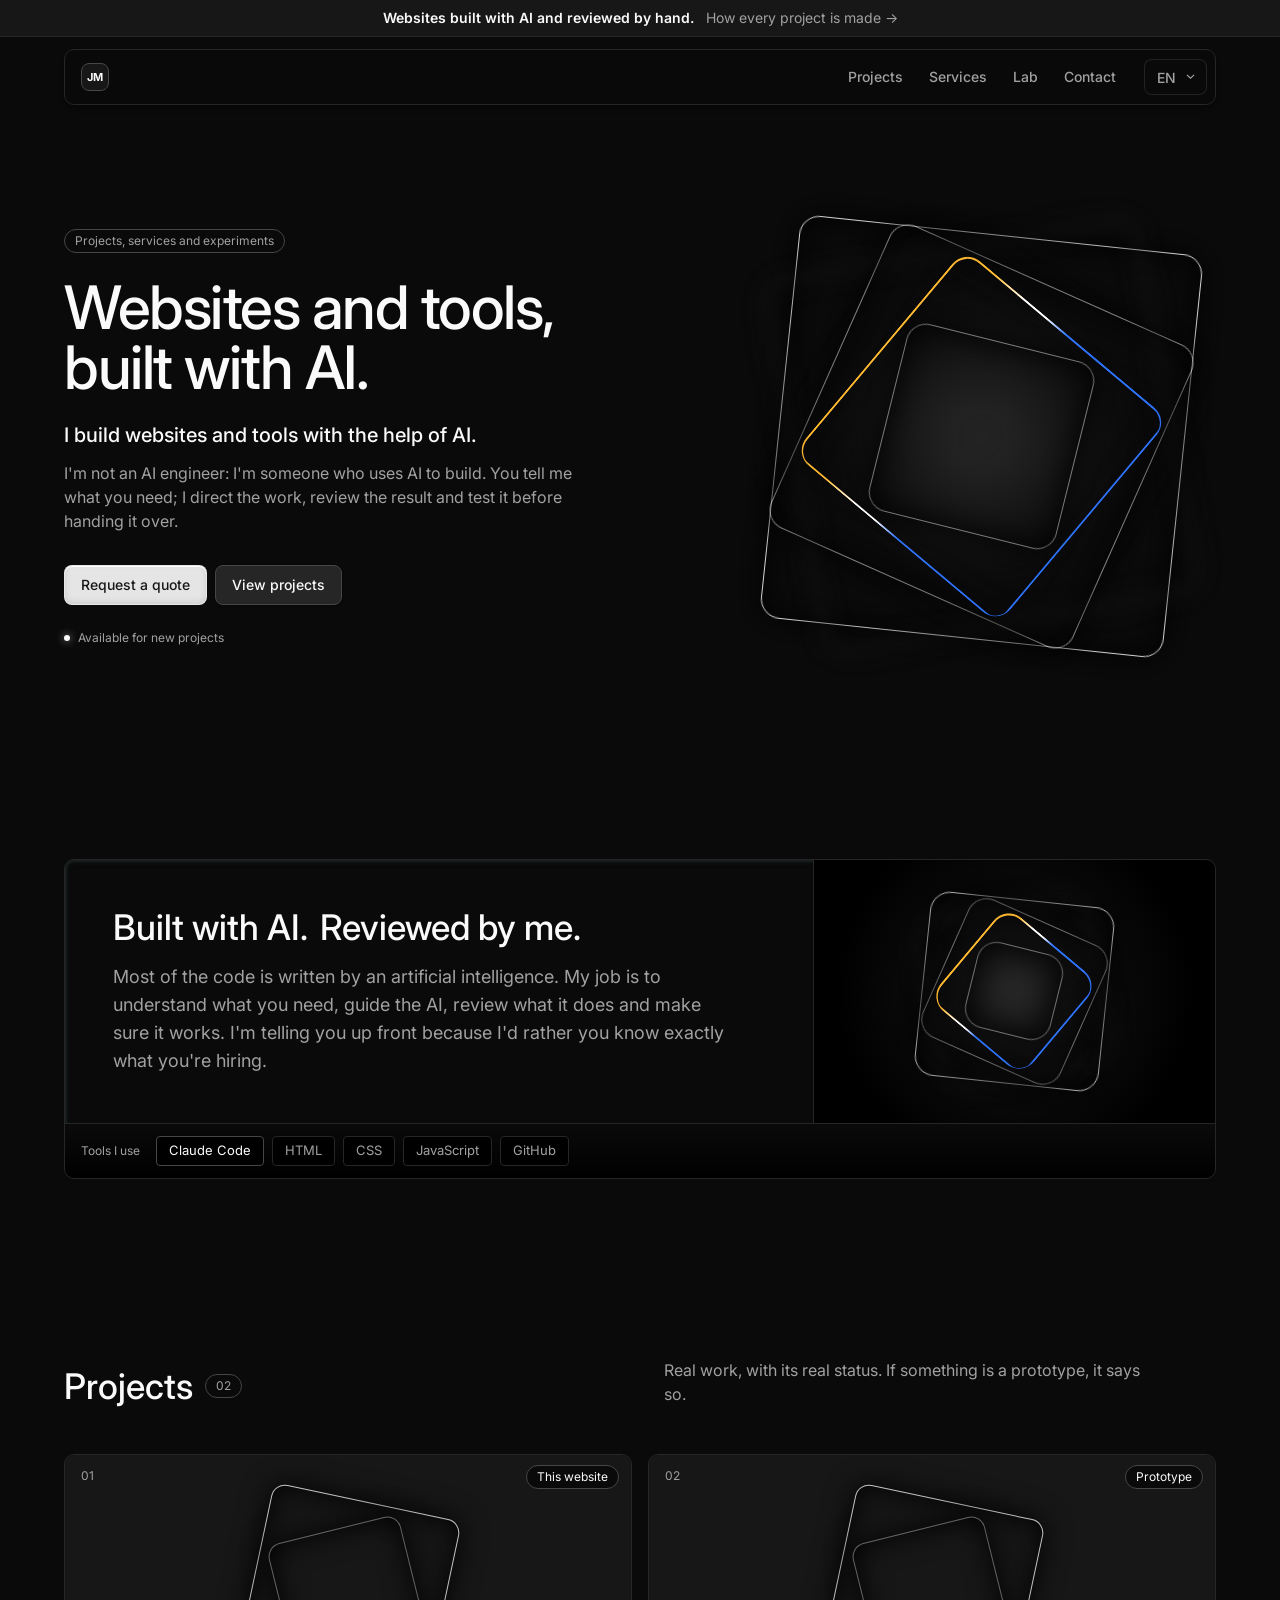
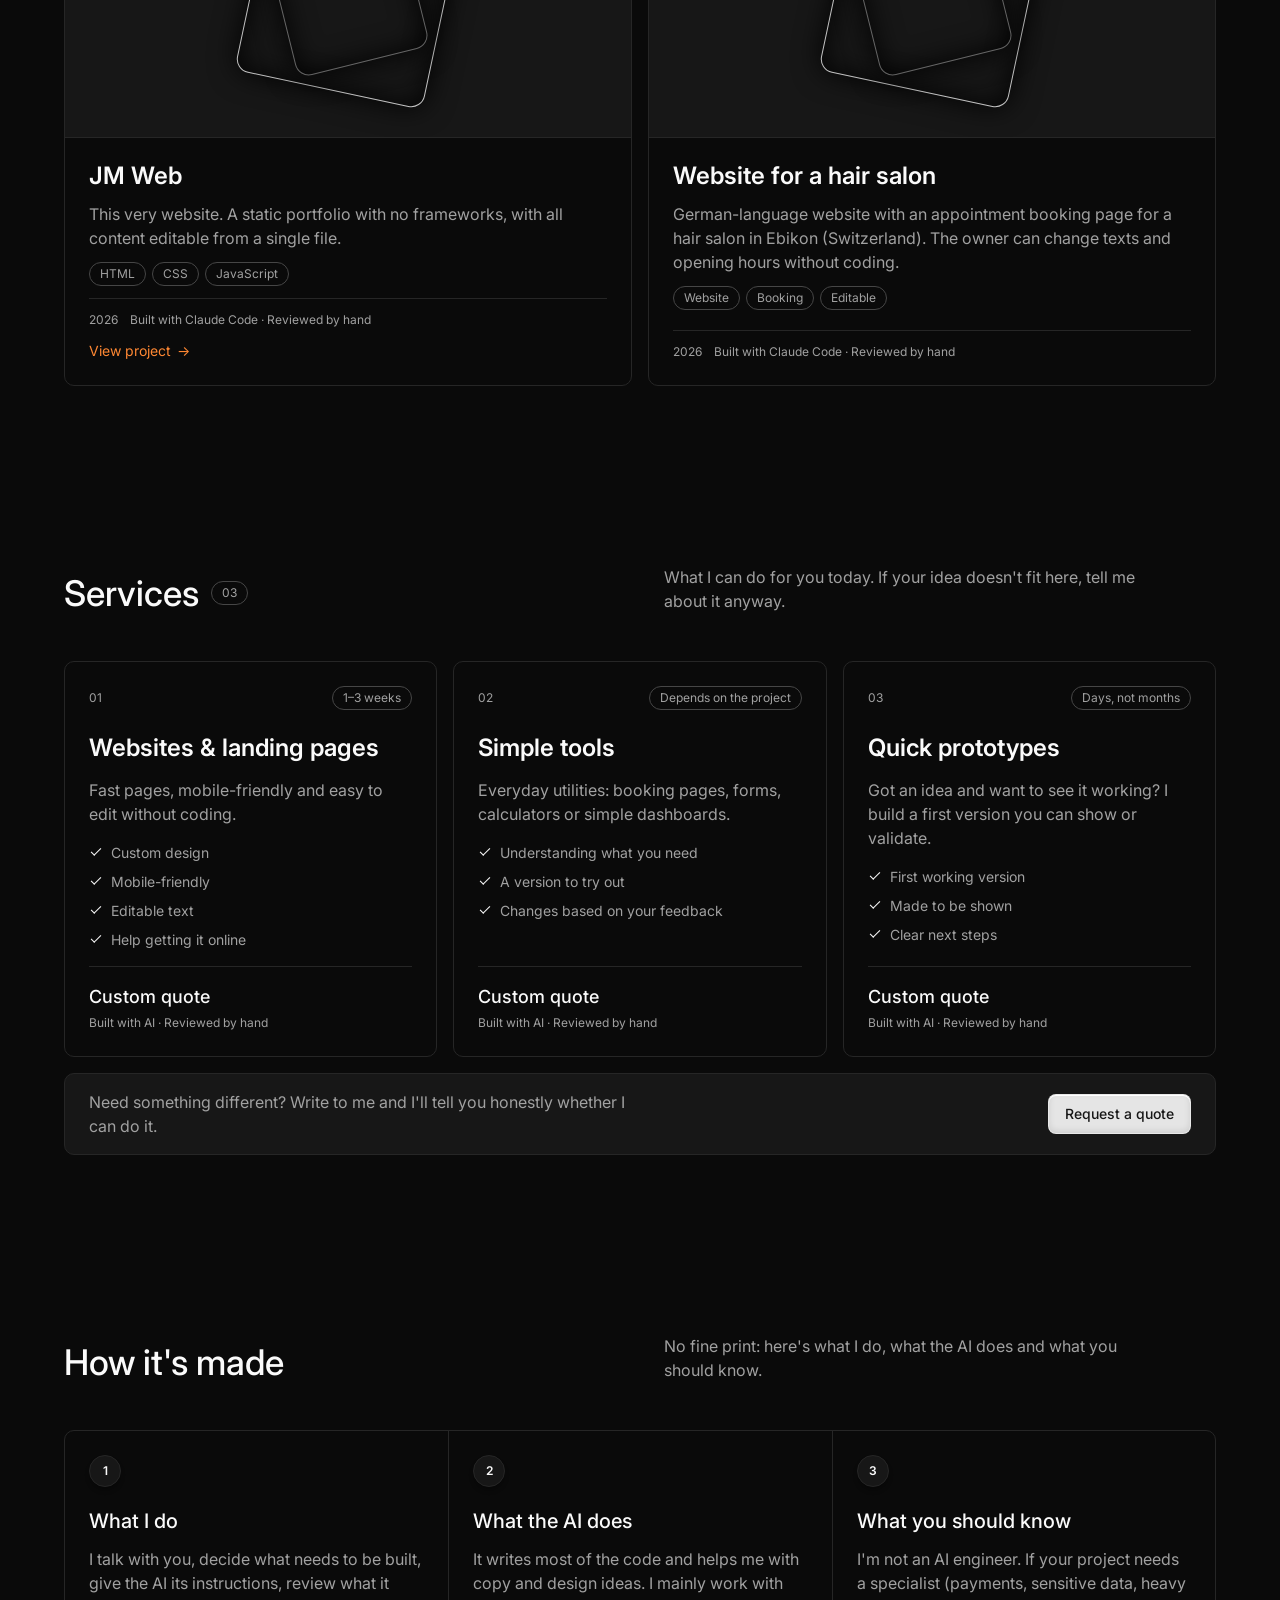
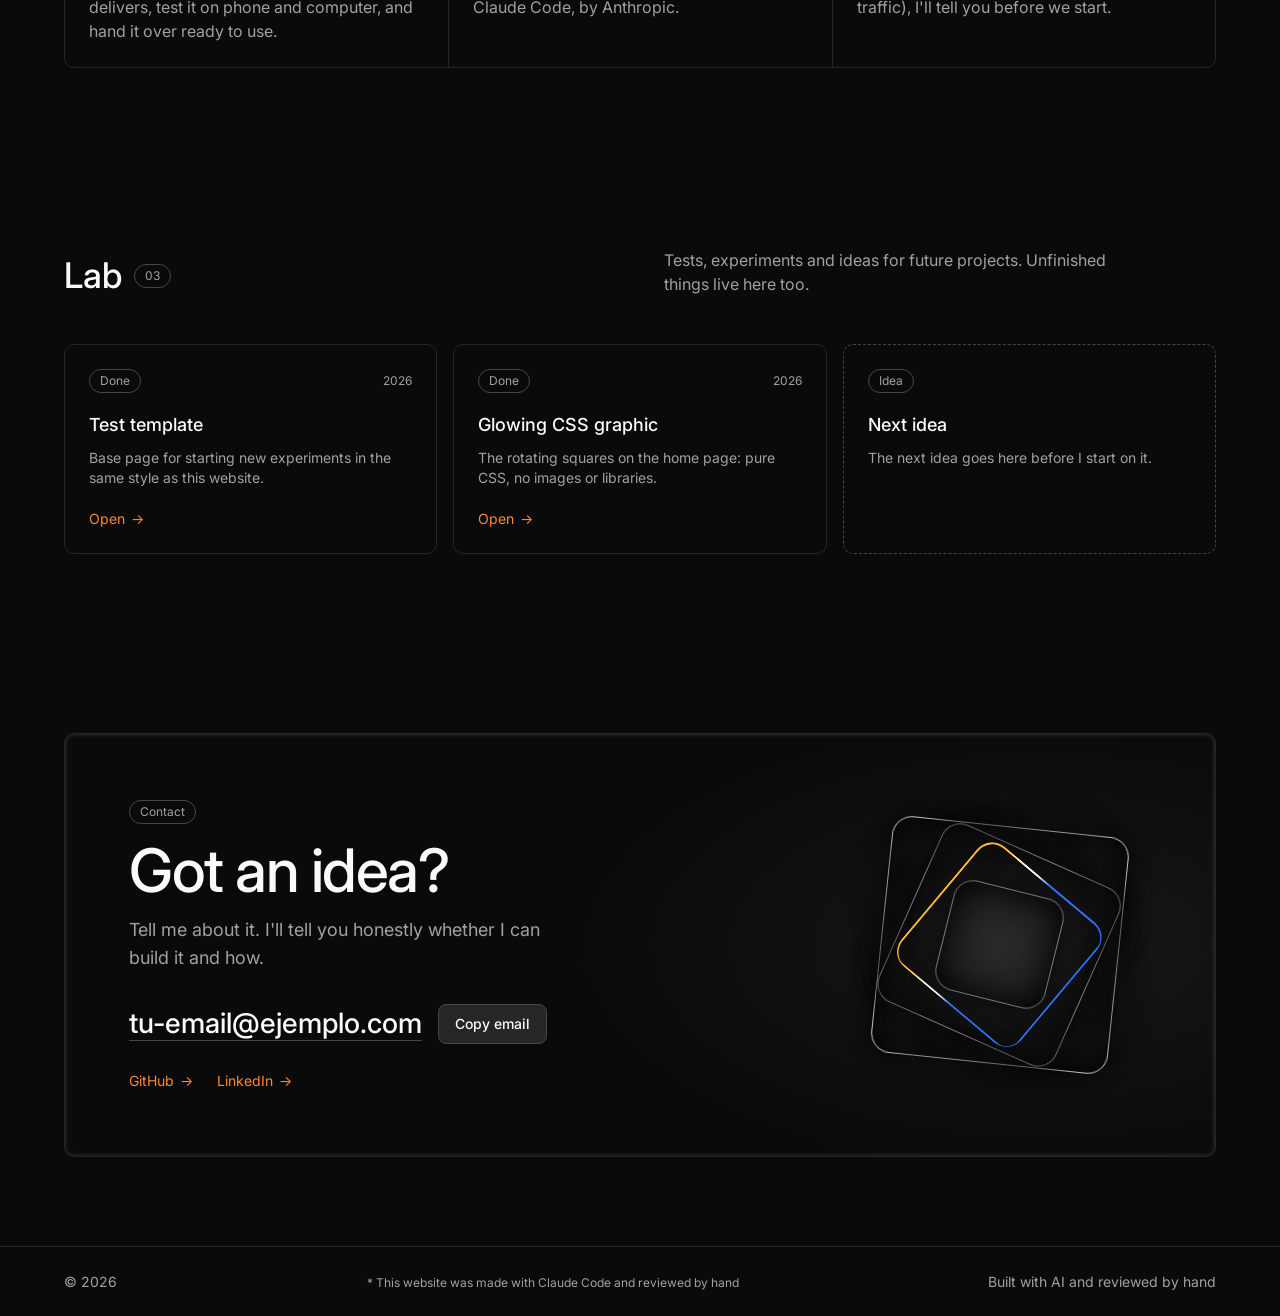
<file: index.html>
<!doctype html>
<html lang="es">
<head>
  <meta charset="utf-8">
  <meta name="viewport" content="width=device-width, initial-scale=1">
  <!-- Título y descripción para buscadores y para la vista previa al compartir el
       enlace (WhatsApp, LinkedIn…). Esas webs no ejecutan content.js, así que se
       escriben aquí en español; al abrir la web se cambian al idioma elegido. -->
  <title>Webs hechas con IA</title>
  <meta name="description" content="Webs y herramientas digitales hechas con IA y revisadas a mano.">
  <meta property="og:type" content="website">
  <meta property="og:title" content="Webs hechas con IA">
  <meta property="og:description" content="Webs y herramientas digitales hechas con IA y revisadas a mano.">
  <!-- Cuando publiques la web, cambia "og-image.jpg" por la dirección completa,
       por ejemplo "https://tu-dominio.com/og-image.jpg" -->
  <meta property="og:image" content="og-image.jpg">
  <meta name="twitter:card" content="summary_large_image">
  <meta name="theme-color" content="#0a0a0a">
  <link rel="icon" href="favicon.svg" type="image/svg+xml">
  <link rel="preconnect" href="https://fonts.googleapis.com">
  <link rel="preconnect" href="https://fonts.gstatic.com" crossorigin>
  <link rel="stylesheet" href="https://fonts.googleapis.com/css2?family=Inter:opsz,wght@14..32,400..700&display=swap">
  <link rel="stylesheet" href="style.css">
  <script src="content.js" defer></script>
  <script src="script.js" defer></script>
  <!-- Sin JavaScript no se ocultaría nunca la página: esto la vuelve visible -->
  <noscript><style>.is-loading { visibility: visible; }</style></noscript>
</head>
<!-- "is-loading" oculta la página hasta que script.js pone los textos,
     para que no aparezca vacía un instante y luego "salte" -->
<body class="is-loading">
  <!-- Los textos NO se escriben aquí: salen de content.js -->

  <div class="announce">
    <p class="announce__inner container">
      <span class="announce__text" id="announce-text"></span>
      <a class="announce__link" id="announce-link" href="#"></a>
    </p>
  </div>

  <header class="nav-wrap" id="nav">
    <div class="container">
      <div class="nav">
        <a class="nav__brand" id="nav-home" href="#inicio">
          <span class="nav__logo" id="nav-logo" aria-hidden="true"></span>
          <span class="nav__name" id="nav-brand"></span>
        </a>
        <nav class="nav__menu" id="nav-menu">
          <ul class="nav__list" id="nav-list"></ul>
        </nav>
        <div class="nav__actions">
          <select class="lang" id="lang-select"></select>
          <button class="nav__toggle" id="nav-toggle" type="button" aria-expanded="false" aria-controls="nav-menu"></button>
        </div>
      </div>
    </div>
  </header>

  <main>
    <section class="hero container" id="inicio">
      <div class="hero__copy">
        <p class="chip reveal" id="hero-tagline"></p>
        <h1 class="hero__title reveal" id="hero-title" style="--d: 1"></h1>
        <p class="hero__lead reveal" id="hero-subtitle" style="--d: 2"></p>
        <p class="hero__text reveal" id="hero-text" style="--d: 2"></p>
        <div class="hero__actions reveal" style="--d: 3">
          <a class="btn btn--primary" id="hero-primary" href="#"></a>
          <a class="btn btn--secondary" id="hero-secondary" href="#"></a>
        </div>
        <p class="status reveal" id="hero-status" style="--d: 4"></p>
      </div>
      <div class="hero__art reveal" style="--d: 2">
        <div class="lattice" aria-hidden="true"></div>
      </div>
    </section>

    <section class="section container" id="sobre-mi">
      <div class="frame reveal">
        <div class="frame__body">
          <h2 class="section__title" id="intro-heading"></h2>
          <p class="frame__text" id="intro-text"></p>
        </div>
        <div class="frame__art">
          <div class="lattice" aria-hidden="true"></div>
        </div>
        <div class="frame__tabs">
          <span class="frame__tabs-label" id="intro-tools-title"></span>
          <ul class="tabs" id="intro-tools"></ul>
        </div>
      </div>
    </section>

    <section class="section container" id="proyectos">
      <header class="section__head reveal">
        <h2 class="section__title"><span id="projects-title"></span><span class="chip" id="projects-count"></span></h2>
        <p class="section__intro" id="projects-intro"></p>
      </header>
      <ul class="projects" id="projects-list"></ul>
    </section>

    <section class="section container" id="servicios">
      <header class="section__head reveal">
        <h2 class="section__title"><span id="services-title"></span><span class="chip" id="services-count"></span></h2>
        <p class="section__intro" id="services-intro"></p>
      </header>
      <div class="services" id="services-list"></div>
      <div class="services__footer reveal">
        <p class="services__note" id="services-note"></p>
        <a class="btn btn--primary" id="services-cta" href="#contacto"></a>
      </div>
    </section>

    <section class="section container" id="como-se-hace">
      <header class="section__head reveal">
        <h2 class="section__title" id="how-title"></h2>
        <p class="section__intro" id="how-intro"></p>
      </header>
      <ol class="how" id="how-list"></ol>
    </section>

    <section class="section container" id="lab">
      <header class="section__head reveal">
        <h2 class="section__title"><span id="lab-title"></span><span class="chip" id="lab-count"></span></h2>
        <p class="section__intro" id="lab-intro"></p>
      </header>
      <div class="lab-grid" id="lab-list"></div>
    </section>

    <section class="section container" id="contacto">
      <div class="contact reveal">
        <div class="contact__body">
          <p class="chip" id="contact-label"></p>
          <h2 class="contact__title" id="contact-title"></h2>
          <p class="contact__text" id="contact-text"></p>
          <div class="contact__row">
            <a class="contact__email" id="contact-email" href="#"></a>
            <button class="btn btn--secondary" id="contact-copy" type="button"></button>
          </div>
          <ul class="contact__socials" id="contact-socials"></ul>
        </div>
        <div class="contact__art">
          <div class="lattice" aria-hidden="true"></div>
        </div>
      </div>
    </section>
  </main>

  <footer class="footer">
    <div class="footer__inner container">
      <p id="footer-copy"></p>
      <p class="footer__legal" id="footer-legal"></p>
      <p id="footer-credit"></p>
    </div>
  </footer>

  <noscript><p class="noscript">Activa JavaScript · JavaScript aktivieren · Enable JavaScript</p></noscript>
</body>
</html>
</file>
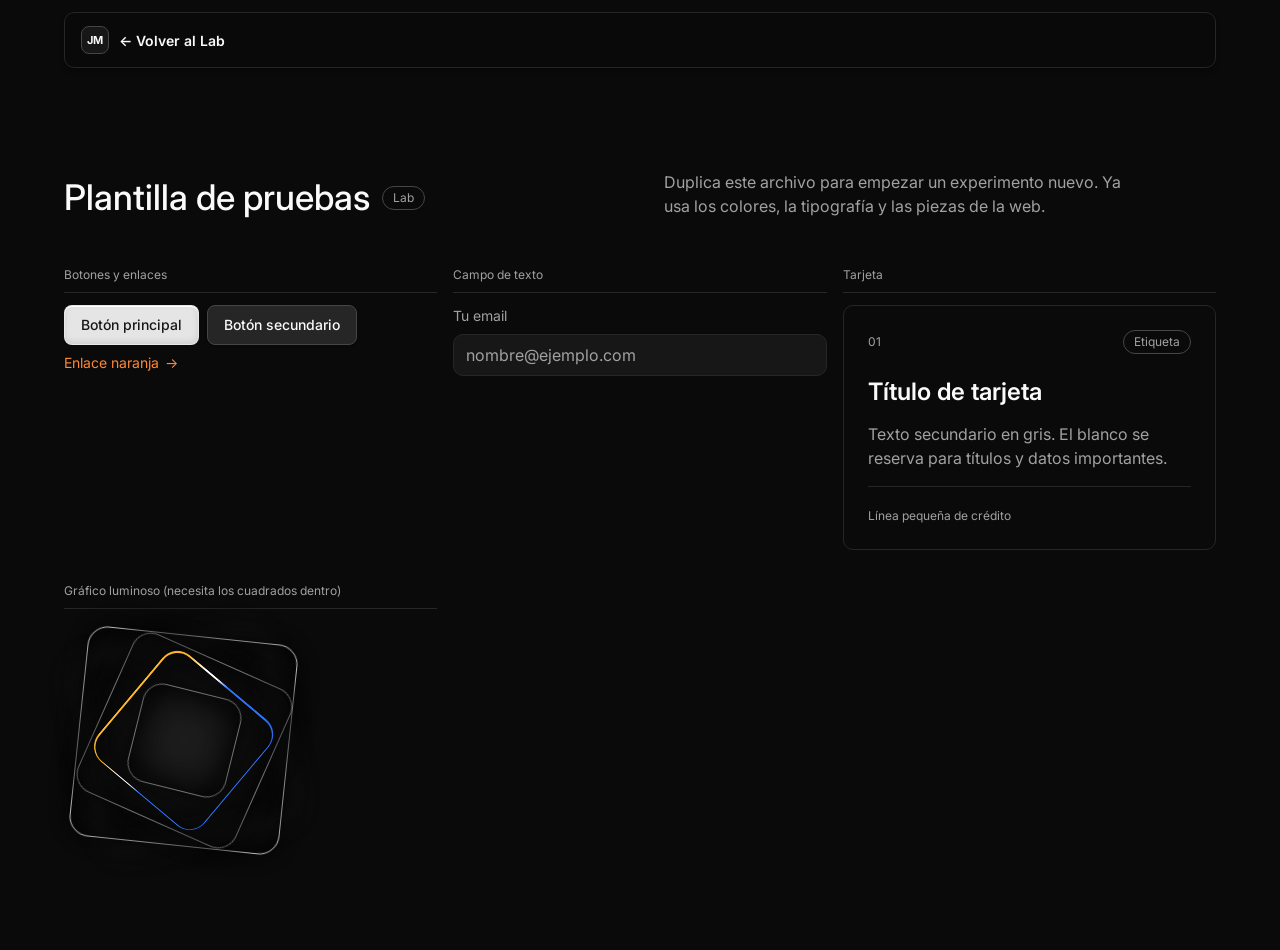
<file: lab/plantilla.html>
<!doctype html>
<html lang="es">
<head>
  <meta charset="utf-8">
  <meta name="viewport" content="width=device-width, initial-scale=1">
  <title>Lab — Plantilla de pruebas</title>
  <meta name="theme-color" content="#0a0a0a">
  <link rel="icon" href="../favicon.svg" type="image/svg+xml">
  <link rel="preconnect" href="https://fonts.googleapis.com">
  <link rel="preconnect" href="https://fonts.gstatic.com" crossorigin>
  <link rel="stylesheet" href="https://fonts.googleapis.com/css2?family=Inter:opsz,wght@14..32,400..700&display=swap">
  <link rel="stylesheet" href="../style.css">
</head>
<body>
  <!--
    PLANTILLA DE PRUEBAS
    1. Duplica este archivo dentro de la carpeta lab/ y ponle un nombre (ej. lab/mi-prueba.html).
    2. Escribe tu experimento dentro de <main>.
    3. Añádelo a la lista "lab" de content.js con enlace "lab/mi-prueba.html".
    Abajo tienes las piezas básicas de la web para reutilizarlas.
  -->
  <header class="nav-wrap">
    <div class="container">
      <div class="nav">
        <a class="nav__brand" href="../index.html#lab">
          <span class="nav__logo" aria-hidden="true">JM</span>
          <span>← Volver al Lab</span>
        </a>
      </div>
    </div>
  </header>

  <main class="section container">
    <header class="section__head">
      <h1 class="section__title">Plantilla de pruebas <span class="chip">Lab</span></h1>
      <p class="section__intro">Duplica este archivo para empezar un experimento nuevo. Ya usa los colores, la tipografía y las piezas de la web.</p>
    </header>

    <div class="kit">
      <div>
        <p class="kit__label">Botones y enlaces</p>
        <div class="kit__row">
          <a class="btn btn--primary" href="#">Botón principal</a>
          <button class="btn btn--secondary" type="button">Botón secundario</button>
          <a class="link-arrow" href="#">Enlace naranja</a>
        </div>
      </div>

      <div>
        <p class="kit__label">Campo de texto</p>
        <label class="field">
          Tu email
          <input type="email" name="email" autocomplete="email" placeholder="nombre@ejemplo.com">
        </label>
      </div>

      <div>
        <p class="kit__label">Tarjeta</p>
        <article class="service">
          <div class="service__top"><span>01</span><span class="chip">Etiqueta</span></div>
          <h2 class="service__title">Título de tarjeta</h2>
          <p class="service__desc">Texto secundario en gris. El blanco se reserva para títulos y datos importantes.</p>
          <div class="service__bottom">
            <p class="service__credit">Línea pequeña de crédito</p>
          </div>
        </article>
      </div>

      <div>
        <p class="kit__label">Gráfico luminoso (necesita los cuadrados dentro)</p>
        <div class="lattice" aria-hidden="true" style="max-width: 240px">
          <span class="lattice__sq"></span><span class="lattice__sq"></span><span class="lattice__sq"></span>
          <span class="lattice__sq"></span><span class="lattice__sq"></span><span class="lattice__sq"></span>
        </div>
      </div>
    </div>

    <!-- Escribe aquí tu experimento -->
  </main>
</body>
</html>
</file>
<file: style.css>
/* =========================================================
   JM WEB — Estilos
   Basado en design/ (diseño "Graphite"): fondo casi negro, texto
   blanco, bordes finos grafito y destellos de luz muy puntuales.
   El naranja se usa solo en enlaces y flechas.
   ========================================================= */

/* ---------- 1. Variables (tokens de design/variables.css) ---------- */
:root {
  --color-obsidian-canvas: #0a0a0a;
  --color-true-black: #000000;
  --color-charcoal-surface: #171717;
  --color-graphite-edge: #262626;
  --color-steel-border: #464646;
  --color-cloud-white: #fafafa;
  --color-paper-white: #e5e5e5;
  --color-fog: #a1a1a1;
  --color-ash: #737373;
  --color-signal-orange: #ff8833;
  --gradient-solar-spectrum: linear-gradient(90deg, #ffb931 15%, #ffffff 30%, #ffffff 40%, #2e73fc 50%);

  /* matterFont no es pública: se sustituye por Inter, como indica DESIGN.md */
  --font-main: "Inter", ui-sans-serif, system-ui, -apple-system, BlinkMacSystemFont, "Segoe UI", Roboto, sans-serif;

  --text-caption: 12px;
  --text-nav-control: 14px;
  --text-body: 16px;
  --text-body-large: 18px;
  --text-subheading: 20px;
  --text-feature-heading: 24px;
  --text-section-heading: clamp(28px, 1.2vw + 20px, 36px);
  --text-display: clamp(40px, 3.6vw + 16px, 60px);

  --page-max-width: 1152px;
  --gutter: clamp(16px, 3vw, 32px);
  --section-gap: clamp(96px, 14vw, 224px);
  --element-gap: 8px;
  --card-padding: 24px;

  --radius-cards: 10px;
  --radius-buttons: 8px;
  --radius-badges: 20px;
  --radius-tabs: 4px;
  --radius-pills: 9999px;

  --shadow-sm: rgba(0, 0, 0, 0.25) 0px 4px 4px 0px;
  --shadow-md: rgba(0, 0, 0, 0.3) 0px 8px 10px 0px;
  --shadow-subtle: rgba(101, 129, 128, 0.15) 0px 0px 2px 2px inset, rgba(32, 47, 46, 0.15) 0px 0px 4px 4px inset;
  --shadow-subtle-2: rgba(0, 0, 0, 0.1) 0px 1px 3px 0px, rgba(0, 0, 0, 0.1) 0px 1px 2px -1px;
  --shadow-subtle-3: rgb(255, 255, 255) 0px 1px 0px 0px inset, rgba(0, 0, 0, 0.1) 0px -2px 6px 0px inset;

  --ease: cubic-bezier(0.2, 0.8, 0.2, 1);
  --t: 220ms var(--ease);
}

/* ---------- 2. Base ---------- */
*, *::before, *::after { box-sizing: border-box; }

html {
  scroll-behavior: smooth;
  scroll-padding-top: 88px;
  -webkit-text-size-adjust: 100%;
}

body {
  margin: 0;
  background: var(--color-obsidian-canvas);
  color: var(--color-cloud-white);
  font-family: var(--font-main);
  font-size: var(--text-body);
  font-weight: 400;
  line-height: 1.5;
  font-feature-settings: "clig" 0, "liga" 0;
  -webkit-font-smoothing: antialiased;
  -moz-osx-font-smoothing: grayscale;
  overflow-x: clip;
}

/* Oculta la página hasta que script.js pone los textos (evita que "salte" al cargar) */
.is-loading { visibility: hidden; }

h1, h2, h3, p { margin: 0; }
ul, ol { margin: 0; padding: 0; list-style: none; }
img { display: block; max-width: 100%; }
a { color: inherit; }
button, select { font: inherit; color: inherit; }

::selection { background: var(--color-steel-border); color: var(--color-cloud-white); }

:focus-visible {
  outline: 2px solid var(--color-fog);
  outline-offset: 2px;
}

.container {
  width: 100%;
  max-width: calc(var(--page-max-width) + 2 * var(--gutter));
  margin-inline: auto;
  padding-inline: var(--gutter);
}

.noscript { padding: 120px var(--gutter); color: var(--color-fog); }

/* ---------- 3. Piezas comunes: botones, chips, enlaces ---------- */
.btn {
  display: inline-flex;
  align-items: center;
  justify-content: center;
  gap: var(--element-gap);
  min-height: 40px;
  padding: 8px 16px;
  border-radius: var(--radius-buttons);
  font-size: var(--text-nav-control);
  font-weight: 500;
  line-height: 20px;
  text-decoration: none;
  cursor: pointer;
  transition: background var(--t), border-color var(--t), color var(--t);
}

/* Botón principal claro: solo para la acción más importante */
.btn--primary {
  background: var(--color-paper-white);
  color: var(--color-charcoal-surface);
  border: 1px solid rgba(255, 255, 255, 0.1);
  box-shadow: var(--shadow-subtle-3);
}
.btn--primary:hover { background: var(--color-cloud-white); }

/* Botón secundario oscuro */
.btn--secondary {
  background: var(--color-graphite-edge);
  color: var(--color-cloud-white);
  border: 1px solid var(--color-steel-border);
  box-shadow: var(--shadow-subtle-2);
}
.btn--secondary:hover { border-color: var(--color-ash); }
.btn--secondary.is-done { background: var(--color-steel-border); }

/* Etiqueta con borde (estado, contador, idioma…) */
.chip {
  display: inline-flex;
  align-items: center;
  width: fit-content;
  padding: 2px 10px;
  border: 1px solid var(--color-steel-border);
  border-radius: var(--radius-badges);
  font-size: var(--text-caption);
  font-weight: 400;
  line-height: 1.5;
  color: var(--color-fog);
  letter-spacing: 0;
}

/* Enlace naranja con flecha: el único acento de color */
.link-arrow {
  display: inline-flex;
  align-items: center;
  gap: 6px;
  color: var(--color-signal-orange);
  font-size: var(--text-nav-control);
  line-height: 20px;
  text-decoration: none;
}
/* Los adornos llevan "/ ''" para que los lectores de pantalla no los lean */
.link-arrow::after { content: "→"; content: "→" / ""; transition: transform var(--t); }
a.link-arrow:hover,
a:hover > .link-arrow { text-decoration: underline; text-underline-offset: 3px; }
a.link-arrow:hover::after,
a:hover > .link-arrow::after { transform: translateX(3px); }

/* ---------- 4. Barra de aviso ---------- */
.announce {
  background: var(--color-charcoal-surface);
  border-bottom: 1px solid var(--color-graphite-edge);
}
.announce__inner {
  display: flex;
  flex-wrap: wrap;
  justify-content: center;
  gap: 4px 12px;
  padding-block: 8px;
  font-size: var(--text-nav-control);
  line-height: 20px;
  text-align: center;
}
.announce__text { font-weight: 600; }
.announce__link { color: var(--color-fog); text-decoration: none; transition: color var(--t); }
.announce__link::after { content: " →"; content: " →" / ""; }
.announce__link:hover { color: var(--color-cloud-white); }

/* ---------- 5. Menú flotante ---------- */
.nav-wrap {
  position: sticky;
  top: 0;
  z-index: 50;
  padding-block: 12px;
}

.nav {
  position: relative;
  display: flex;
  align-items: center;
  gap: var(--element-gap);
  min-height: 56px;
  padding: 8px 8px 8px 16px;
  border: 1px solid var(--color-graphite-edge);
  border-radius: var(--radius-cards);
  background: rgb(10 10 10 / 0.85);
  -webkit-backdrop-filter: blur(12px);
  backdrop-filter: blur(12px);
  box-shadow: var(--shadow-sm);
}

.nav__brand {
  display: inline-flex;
  align-items: center;
  gap: 10px;
  margin-right: auto;
  font-size: var(--text-nav-control);
  font-weight: 600;
  text-decoration: none;
  white-space: nowrap;
}
.nav__name:empty { display: none; }
.nav__logo {
  display: grid;
  place-items: center;
  width: 28px;
  height: 28px;
  border: 1px solid var(--color-steel-border);
  border-radius: var(--radius-buttons);
  background: var(--color-charcoal-surface);
  font-size: 11px;
  font-weight: 700;
}

.nav__list { display: flex; gap: 2px; }
.nav__link {
  display: block;
  padding: 8px 12px;
  border-radius: var(--radius-buttons);
  color: var(--color-fog);
  font-size: var(--text-nav-control);
  font-weight: 500;
  line-height: 20px;
  text-decoration: none;
  transition: color var(--t), background var(--t);
}
.nav__link:hover { color: var(--color-cloud-white); }
.nav__link.is-active { color: var(--color-cloud-white); background: var(--color-charcoal-surface); }

.nav__actions { display: flex; align-items: center; gap: var(--element-gap); margin-left: 8px; }

/* Selector de idioma y botón de menú: controles transparentes */
.lang,
.nav__toggle {
  min-height: 36px;
  border: 1px solid rgba(255, 255, 255, 0.1);
  border-radius: var(--radius-buttons);
  background-color: transparent;
  color: var(--color-fog);
  font-size: var(--text-nav-control);
  font-weight: 500;
  cursor: pointer;
  transition: color var(--t), border-color var(--t);
}
.lang:hover,
.nav__toggle:hover { color: var(--color-cloud-white); border-color: var(--color-steel-border); }

.lang {
  -webkit-appearance: none;
  appearance: none;
  padding: 6px 30px 6px 12px;
  background-image: url("data:image/svg+xml,%3Csvg xmlns='http://www.w3.org/2000/svg' viewBox='0 0 10 6'%3E%3Cpath d='M1 1l4 4 4-4' fill='none' stroke='%23a1a1a1' stroke-width='1.3'/%3E%3C/svg%3E");
  background-repeat: no-repeat;
  background-position: right 11px center;
  background-size: 9px;
}
.lang option { background: var(--color-charcoal-surface); color: var(--color-cloud-white); }

.nav__toggle { display: none; padding: 6px 12px; }

/* ---------- 6. Gráfico luminoso (cuadrados que giran) ---------- */
.lattice {
  position: relative;
  width: 100%;
  aspect-ratio: 1;
  isolation: isolate;
}
.lattice::before {
  content: "";
  position: absolute;
  inset: 20%;
  z-index: -1;
  border-radius: 50%;
  background: radial-gradient(circle, rgb(250 250 250 / 0.14), rgb(250 250 250 / 0) 70%);
  filter: blur(28px);
}

.lattice__sq {
  position: absolute;
  inset: var(--inset);
  border: 1.5px solid rgb(250 250 250 / var(--alpha, 0.85));
  border-radius: 20px;
  rotate: var(--rot);
  box-shadow: 0 0 32px rgb(0 0 0 / 0.9), inset 0 0 32px rgb(0 0 0 / 0.9);
  filter: blur(var(--blur, 0px));
  animation: lattice-spin var(--speed, 60s) linear infinite;
  animation-direction: var(--dir, normal);
}
.lattice__sq:nth-child(1) { --inset: 6%;  --rot: 6deg;   --speed: 70s; }
.lattice__sq:nth-child(2) { --inset: 14%; --rot: 24deg;  --speed: 55s; --alpha: 0.6; --dir: reverse; }
.lattice__sq:nth-child(3) { --inset: 9%;  --rot: -10deg; --speed: 80s; --alpha: 0.5; --blur: 10px; }
.lattice__sq:nth-child(4) { --inset: 29%; --rot: 14deg;  --speed: 62s; --alpha: 0.45; }
.lattice__sq:nth-child(5) { --inset: 17%; --rot: 32deg;  --speed: 90s; --alpha: 0.35; --blur: 16px; --dir: reverse; }

/* Borde con el degradado "Solar Spectrum", hueco por dentro */
.lattice__sq:nth-child(6) {
  --inset: 21%;
  --rot: 40deg;
  --speed: 48s;
  --dir: reverse;
  border: 0;
  padding: 1.5px;
  background: var(--gradient-solar-spectrum);
  -webkit-mask: linear-gradient(#000 0 0) content-box, linear-gradient(#000 0 0);
  -webkit-mask-composite: xor;
  mask-composite: exclude;
  box-shadow: none;
}

@keyframes lattice-spin {
  to { transform: rotate(360deg); }
}

/* ---------- 7. Portada ---------- */
.hero {
  display: grid;
  gap: 48px;
  align-items: center;
  padding-block: clamp(48px, 7vw, 112px) clamp(64px, 8vw, 128px);
}

.hero__title {
  margin-top: 24px;
  font-size: var(--text-display);
  font-weight: 500;
  line-height: 1;
  letter-spacing: -0.025em;
}
.hero__title span { display: block; }

.hero__lead {
  margin-top: 24px;
  max-width: 34ch;
  font-size: var(--text-subheading);
  font-weight: 500;
  line-height: 1.4;
  text-wrap: balance;
}

.hero__text {
  margin-top: 12px;
  max-width: 52ch;
  color: var(--color-fog);
}

.hero__actions {
  display: flex;
  flex-wrap: wrap;
  gap: var(--element-gap);
  margin-top: 32px;
}

.status {
  display: flex;
  align-items: center;
  gap: 8px;
  margin-top: 24px;
  font-size: var(--text-caption);
  color: var(--color-fog);
}
.status:empty { display: none; }
.status::before {
  content: "";
  width: 6px;
  height: 6px;
  border-radius: 50%;
  background: var(--color-cloud-white);
  box-shadow: 0 0 8px rgb(250 250 250 / 0.6);
  animation: pulse 2.4s ease-in-out infinite;
}

@keyframes pulse {
  50% { opacity: 0.3; }
}

.hero__art { width: min(100%, 260px); margin-inline: auto; }

/* ---------- 8. Secciones ---------- */
.section { padding-block: calc(var(--section-gap) / 2); }

.section__head {
  display: grid;
  gap: 16px;
  margin-bottom: clamp(32px, 4vw, 48px);
}

.section__title {
  display: flex;
  flex-wrap: wrap;
  align-items: center;
  gap: 12px;
  font-size: var(--text-section-heading);
  font-weight: 500;
  line-height: 1.11;
}

.section__intro {
  max-width: 48ch;
  color: var(--color-fog);
}

/* ---------- 9. Sobre mí: panel enmarcado ---------- */
.frame {
  display: grid;
  overflow: hidden;
  border: 1px solid var(--color-graphite-edge);
  border-radius: var(--radius-cards);
  background: var(--color-obsidian-canvas);
  box-shadow: var(--shadow-subtle);
}

.frame__body { padding: clamp(24px, 4vw, 48px); }
.frame__body .section__title span { display: block; }

.frame__text {
  margin-top: 16px;
  max-width: 56ch;
  font-size: var(--text-body-large);
  line-height: 1.56;
  color: var(--color-fog);
}

.frame__art { display: none; }

.frame__tabs {
  display: flex;
  flex-wrap: wrap;
  align-items: center;
  gap: var(--element-gap);
  padding: 12px 16px;
  border-top: 1px solid var(--color-graphite-edge);
  background: linear-gradient(to bottom, var(--color-obsidian-canvas), var(--color-true-black));
}
.frame__tabs-label { margin-right: 8px; font-size: var(--text-caption); color: var(--color-fog); }

.tabs { display: flex; flex-wrap: wrap; gap: var(--element-gap); }
.tabs li {
  padding: 4px 12px;
  border: 1px solid var(--color-graphite-edge);
  border-radius: var(--radius-tabs);
  background: var(--color-true-black);
  font-size: 13px;
  color: var(--color-fog);
}
.tabs li:first-child { border-color: var(--color-steel-border); color: var(--color-cloud-white); }

/* ---------- 10. Proyectos ---------- */
.projects {
  display: grid;
  gap: 16px;
  grid-template-columns: repeat(auto-fit, minmax(min(100%, 340px), 1fr));
}

.project__card {
  display: flex;
  flex-direction: column;
  height: 100%;
  overflow: hidden;
  border: 1px solid var(--color-graphite-edge);
  border-radius: var(--radius-cards);
  background: var(--color-obsidian-canvas);
  text-decoration: none;
  transition: border-color var(--t), box-shadow var(--t);
}
a.project__card:hover { border-color: var(--color-steel-border); box-shadow: var(--shadow-md); }

.project__visual {
  position: relative;
  display: grid;
  place-items: center;
  aspect-ratio: 16 / 8;
  overflow: hidden;
  border-bottom: 1px solid var(--color-graphite-edge);
  background: var(--color-charcoal-surface);
}
.project__visual img { width: 100%; height: 100%; object-fit: cover; }

/* Sin imagen: dos cuadrados del gráfico luminoso */
.project__visual--empty::before,
.project__visual--empty::after {
  content: "";
  position: absolute;
  width: 34%;
  aspect-ratio: 1;
  border: 1.5px solid rgb(250 250 250 / 0.75);
  border-radius: 14px;
  rotate: 12deg;
  box-shadow: 0 0 28px rgb(0 0 0 / 0.9), inset 0 0 28px rgb(0 0 0 / 0.9);
  transition: rotate 600ms var(--ease);
}
.project__visual--empty::after { width: 24%; rotate: -14deg; border-color: rgb(250 250 250 / 0.35); }
a.project__card:hover .project__visual--empty::before { rotate: 30deg; }
a.project__card:hover .project__visual--empty::after { rotate: -32deg; }

.project__index {
  position: absolute;
  top: 12px;
  left: 16px;
  font-size: var(--text-caption);
  color: var(--color-fog);
}
.project__visual .chip {
  position: absolute;
  top: 10px;
  right: 12px;
  background: var(--color-obsidian-canvas);
  color: var(--color-cloud-white);
}

.project__body {
  display: flex;
  flex: 1;
  flex-direction: column;
  gap: 12px;
  padding: var(--card-padding);
}
.project__title { font-size: var(--text-feature-heading); font-weight: 600; line-height: 1.17; }
.project__desc { color: var(--color-fog); }

.project__tags { display: flex; flex-wrap: wrap; gap: 6px; }

.project__meta {
  display: flex;
  flex-wrap: wrap;
  gap: 4px 12px;
  margin-top: auto;
  padding-top: 12px;
  border-top: 1px solid var(--color-graphite-edge);
  font-size: var(--text-caption);
  color: var(--color-fog);
}

/* ---------- 11. Servicios ---------- */
.services {
  display: grid;
  gap: 16px;
  grid-template-columns: repeat(auto-fit, minmax(min(100%, 260px), 1fr));
}

.service {
  display: flex;
  flex-direction: column;
  gap: 16px;
  padding: var(--card-padding);
  border: 1px solid var(--color-graphite-edge);
  border-radius: var(--radius-cards);
  background: var(--color-obsidian-canvas);
  transition: border-color var(--t);
}
.service:hover { border-color: var(--color-steel-border); }

.service__top {
  display: flex;
  align-items: center;
  justify-content: space-between;
  gap: 12px;
  font-size: var(--text-caption);
  color: var(--color-fog);
}

.service__title { margin-top: 8px; font-size: var(--text-feature-heading); font-weight: 600; line-height: 1.17; }
.service__desc { color: var(--color-fog); }

.service__list { display: grid; gap: 8px; font-size: var(--text-nav-control); color: var(--color-fog); }
.service__list li { position: relative; padding-left: 22px; }
/* Marca de verificación dibujada con CSS */
.service__list li::before {
  content: "";
  position: absolute;
  left: 2px;
  top: 0.45em;
  width: 10px;
  height: 5px;
  border-left: 1.5px solid var(--color-cloud-white);
  border-bottom: 1.5px solid var(--color-cloud-white);
  rotate: -45deg;
}

.service__bottom {
  margin-top: auto;
  padding-top: 16px;
  border-top: 1px solid var(--color-graphite-edge);
}
.service__price { font-size: var(--text-body-large); font-weight: 500; }
.service__credit { margin-top: 4px; font-size: var(--text-caption); color: var(--color-fog); }

.services__footer {
  display: flex;
  flex-wrap: wrap;
  align-items: center;
  justify-content: space-between;
  gap: 16px 24px;
  margin-top: 16px;
  padding: 16px var(--card-padding);
  border: 1px solid var(--color-graphite-edge);
  border-radius: var(--radius-cards);
  background: var(--color-charcoal-surface);
}
.services__note { max-width: 56ch; color: var(--color-fog); }

/* ---------- 12. Cómo se hace ---------- */
.how {
  display: grid;
  overflow: hidden;
  border: 1px solid var(--color-graphite-edge);
  border-radius: var(--radius-cards);
  counter-reset: how;
}

.how__item {
  display: grid;
  align-content: start;
  gap: 12px;
  padding: var(--card-padding);
  counter-increment: how;
}
.how__item + .how__item { border-top: 1px solid var(--color-graphite-edge); }
.how__item::before {
  content: counter(how);
  content: counter(how) / "";
  display: grid;
  place-items: center;
  width: 32px;
  height: 32px;
  border: 1px solid var(--color-graphite-edge);
  border-radius: var(--radius-pills);
  background: var(--color-charcoal-surface);
  box-shadow: var(--shadow-sm);
  font-size: var(--text-caption);
  font-weight: 600;
}

.how__title { margin-top: 8px; font-size: var(--text-subheading); font-weight: 500; line-height: 1.4; }
.how__text { color: var(--color-fog); }

/* ---------- 13. Lab ---------- */
.lab-grid {
  display: grid;
  gap: 16px;
  grid-template-columns: repeat(auto-fit, minmax(min(100%, 260px), 1fr));
}

.lab-item {
  display: flex;
  flex-direction: column;
  gap: 12px;
  min-height: 210px;
  padding: var(--card-padding);
  border: 1px solid var(--color-graphite-edge);
  border-radius: var(--radius-cards);
  background: var(--color-obsidian-canvas);
  text-decoration: none;
  transition: border-color var(--t);
}
/* Las ideas sin enlace llevan borde discontinuo: aún no existen */
article.lab-item { border-style: dashed; border-color: var(--color-steel-border); }
a.lab-item:hover { border-color: var(--color-steel-border); }

.lab-item__top {
  display: flex;
  align-items: center;
  justify-content: space-between;
  gap: 12px;
  font-size: var(--text-caption);
  color: var(--color-fog);
}
.lab-item__title { margin-top: 8px; font-size: var(--text-body-large); font-weight: 500; line-height: 1.33; }
.lab-item__note { font-size: var(--text-nav-control); line-height: 1.43; color: var(--color-fog); }
.lab-item .link-arrow { margin-top: auto; }

/* ---------- 14. Contacto ---------- */
.contact {
  position: relative;
  display: grid;
  overflow: hidden;
  border: 1px solid var(--color-graphite-edge);
  border-radius: var(--radius-cards);
  background:
    radial-gradient(60% 80% at 85% 50%, rgb(250 250 250 / 0.05), rgb(250 250 250 / 0) 70%),
    var(--color-obsidian-canvas);
  box-shadow: var(--shadow-subtle);
}

.contact__body { position: relative; z-index: 1; padding: clamp(24px, 5vw, 64px); }

.contact__title {
  margin-top: 16px;
  max-width: 14ch;
  font-size: var(--text-display);
  font-weight: 500;
  line-height: 1;
  letter-spacing: -0.025em;
}

.contact__text {
  margin-top: 16px;
  max-width: 40ch;
  font-size: var(--text-body-large);
  line-height: 1.56;
  color: var(--color-fog);
}

.contact__row {
  display: flex;
  flex-wrap: wrap;
  align-items: center;
  gap: 12px 16px;
  margin-top: 32px;
}

.contact__email {
  font-size: clamp(20px, 1vw + 16px, 28px);
  font-weight: 500;
  line-height: 1.2;
  overflow-wrap: anywhere;
  text-decoration: none;
  border-bottom: 1px solid var(--color-steel-border);
  transition: border-color var(--t);
}
.contact__email:hover { border-color: var(--color-cloud-white); }

.contact__socials { display: flex; flex-wrap: wrap; gap: 12px 24px; margin-top: 24px; }

.contact__art { display: none; }

/* ---------- 15. Pie ---------- */
.footer { border-top: 1px solid var(--color-graphite-edge); }
.footer__inner {
  display: flex;
  flex-wrap: wrap;
  align-items: baseline;
  justify-content: space-between;
  gap: 8px 24px;
  padding-block: 24px;
  font-size: var(--text-nav-control);
  color: var(--color-fog);
}
.footer__legal { font-size: var(--text-caption); }

/* ---------- 16. Aparición al hacer scroll ---------- */
.reveal {
  opacity: 0;
  translate: 0 12px;
  transition: opacity 600ms var(--ease), translate 600ms var(--ease);
  transition-delay: calc(var(--d, 0) * 70ms);
}
.reveal.is-in { opacity: 1; translate: 0 0; }

/* ---------- 17. Plantilla del Lab (lab/plantilla.html) ---------- */
.kit {
  display: grid;
  gap: 32px 16px;
  grid-template-columns: repeat(auto-fit, minmax(min(100%, 300px), 1fr));
  align-items: start;
}
.kit__label {
  margin-bottom: 12px;
  padding-bottom: 8px;
  border-bottom: 1px solid var(--color-graphite-edge);
  font-size: var(--text-caption);
  color: var(--color-fog);
}
.kit__row { display: flex; flex-wrap: wrap; align-items: center; gap: var(--element-gap); }

.field { display: grid; gap: 8px; font-size: var(--text-nav-control); color: var(--color-fog); }
.field input {
  width: 100%;
  min-height: 40px;
  padding: 8px 12px;
  border: 1px solid var(--color-graphite-edge);
  border-radius: 10px;
  background: var(--color-charcoal-surface);
  color: var(--color-cloud-white);
  font: inherit;
  font-size: var(--text-body);
}
.field input::placeholder { color: var(--color-fog); }
.field input:focus { outline: none; border-color: var(--color-steel-border); box-shadow: 0 0 0 3px rgb(115 115 115 / 0.35); }

/* ---------- 18. Tamaños de pantalla ---------- */
@media (max-width: 759px) {
  .nav__toggle { display: inline-flex; align-items: center; }

  /* El menú se abre como un panel debajo de la barra */
  .nav__menu {
    display: none;
    position: absolute;
    top: calc(100% + 8px);
    left: 0;
    right: 0;
    padding: 8px;
    border: 1px solid var(--color-graphite-edge);
    border-radius: var(--radius-cards);
    background: var(--color-obsidian-canvas);
    box-shadow: var(--shadow-md);
  }
  .nav__menu.is-open { display: block; }
  .nav__list { flex-direction: column; }
  .nav__link { padding: 12px; font-size: var(--text-body); }
}

@media (min-width: 900px) {
  .hero { grid-template-columns: minmax(0, 1.15fr) minmax(0, 0.85fr); }
  .hero__art { width: 100%; max-width: 460px; }

  .section__head {
    grid-template-columns: minmax(0, 1fr) minmax(0, 1fr);
    align-items: end;
    column-gap: 48px;
  }

  .frame { grid-template-columns: minmax(0, 1.3fr) minmax(0, 0.7fr); }
  .frame__art {
    display: grid;
    place-items: center;
    padding: 24px;
    border-left: 1px solid var(--color-graphite-edge);
    background: radial-gradient(circle at 50% 50%, var(--color-charcoal-surface), var(--color-true-black) 75%);
  }
  .frame__art .lattice { max-width: 210px; }
  .frame__tabs { grid-column: 1 / -1; }

  .how { grid-template-columns: repeat(3, minmax(0, 1fr)); }
  .how__item + .how__item { border-top: 0; border-left: 1px solid var(--color-graphite-edge); }

  .contact { grid-template-columns: minmax(0, 1.25fr) minmax(0, 0.75fr); }
  .contact__art { display: grid; place-items: center; padding: 32px; }
  .contact__art .lattice { max-width: 270px; }
}

/* ---------- 19. Movimiento reducido ---------- */
@media (prefers-reduced-motion: reduce) {
  html { scroll-behavior: auto; }
  *, *::before, *::after {
    transition-duration: 0.01ms !important;
    animation: none !important;
  }
  .reveal { opacity: 1; translate: 0 0; }
}
</file>
